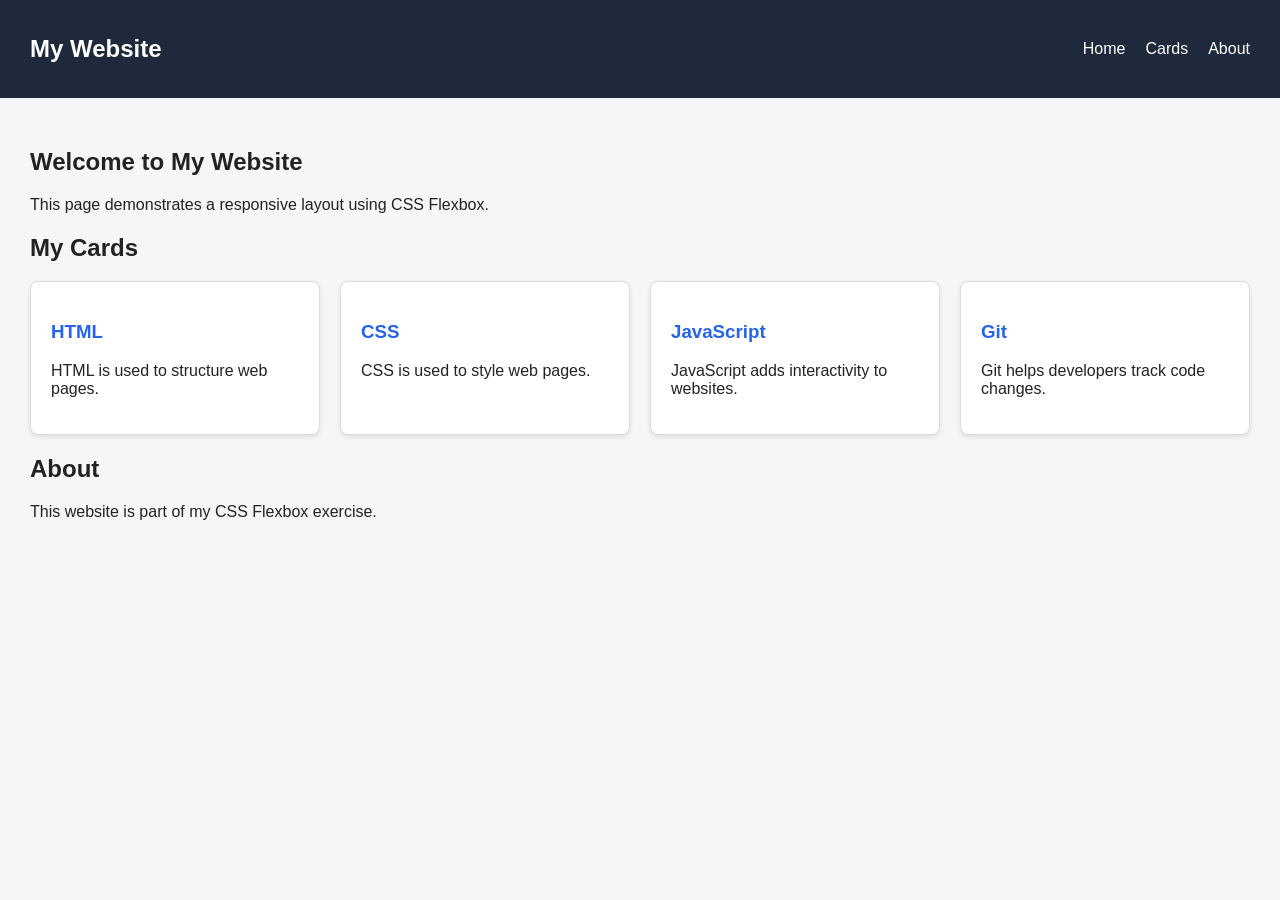
<file: ex00/index.html>
<!DOCTYPE html>
<html lang="en">

<head>
    <meta charset="UTF-8">
    <meta name="viewport" content="width=device-width, initial-scale=1.0">
    <title>Flexbox Layout</title>
    <link rel="stylesheet" href="style.css">
</head>

<body>

    <nav class="nav-container">
        <h1>My Website</h1>

        <div class="nav-links">
            <a href="#home">Home</a>
            <a href="#cards">Cards</a>
            <a href="#about">About</a>
        </div>
    </nav>

    <main id="home">

        <h2>Welcome to My Website</h2>

        <p>
            This page demonstrates a responsive layout using CSS Flexbox.
        </p>

        <section id="cards">
            <h2>My Cards</h2>

            <div class="card-container">

                <article class="card">
                    <h3>HTML</h3>
                    <p>HTML is used to structure web pages.</p>
                </article>

                <article class="card">
                    <h3>CSS</h3>
                    <p>CSS is used to style web pages.</p>
                </article>

                <article class="card">
                    <h3>JavaScript</h3>
                    <p>JavaScript adds interactivity to websites.</p>
                </article>

                <article class="card">
                    <h3>Git</h3>
                    <p>Git helps developers track code changes.</p>
                </article>

            </div>
        </section>

        <section id="about">
            <h2>About</h2>
            <p>This website is part of my CSS Flexbox exercise.</p>
        </section>

    </main>

</body>
</html>
</file>
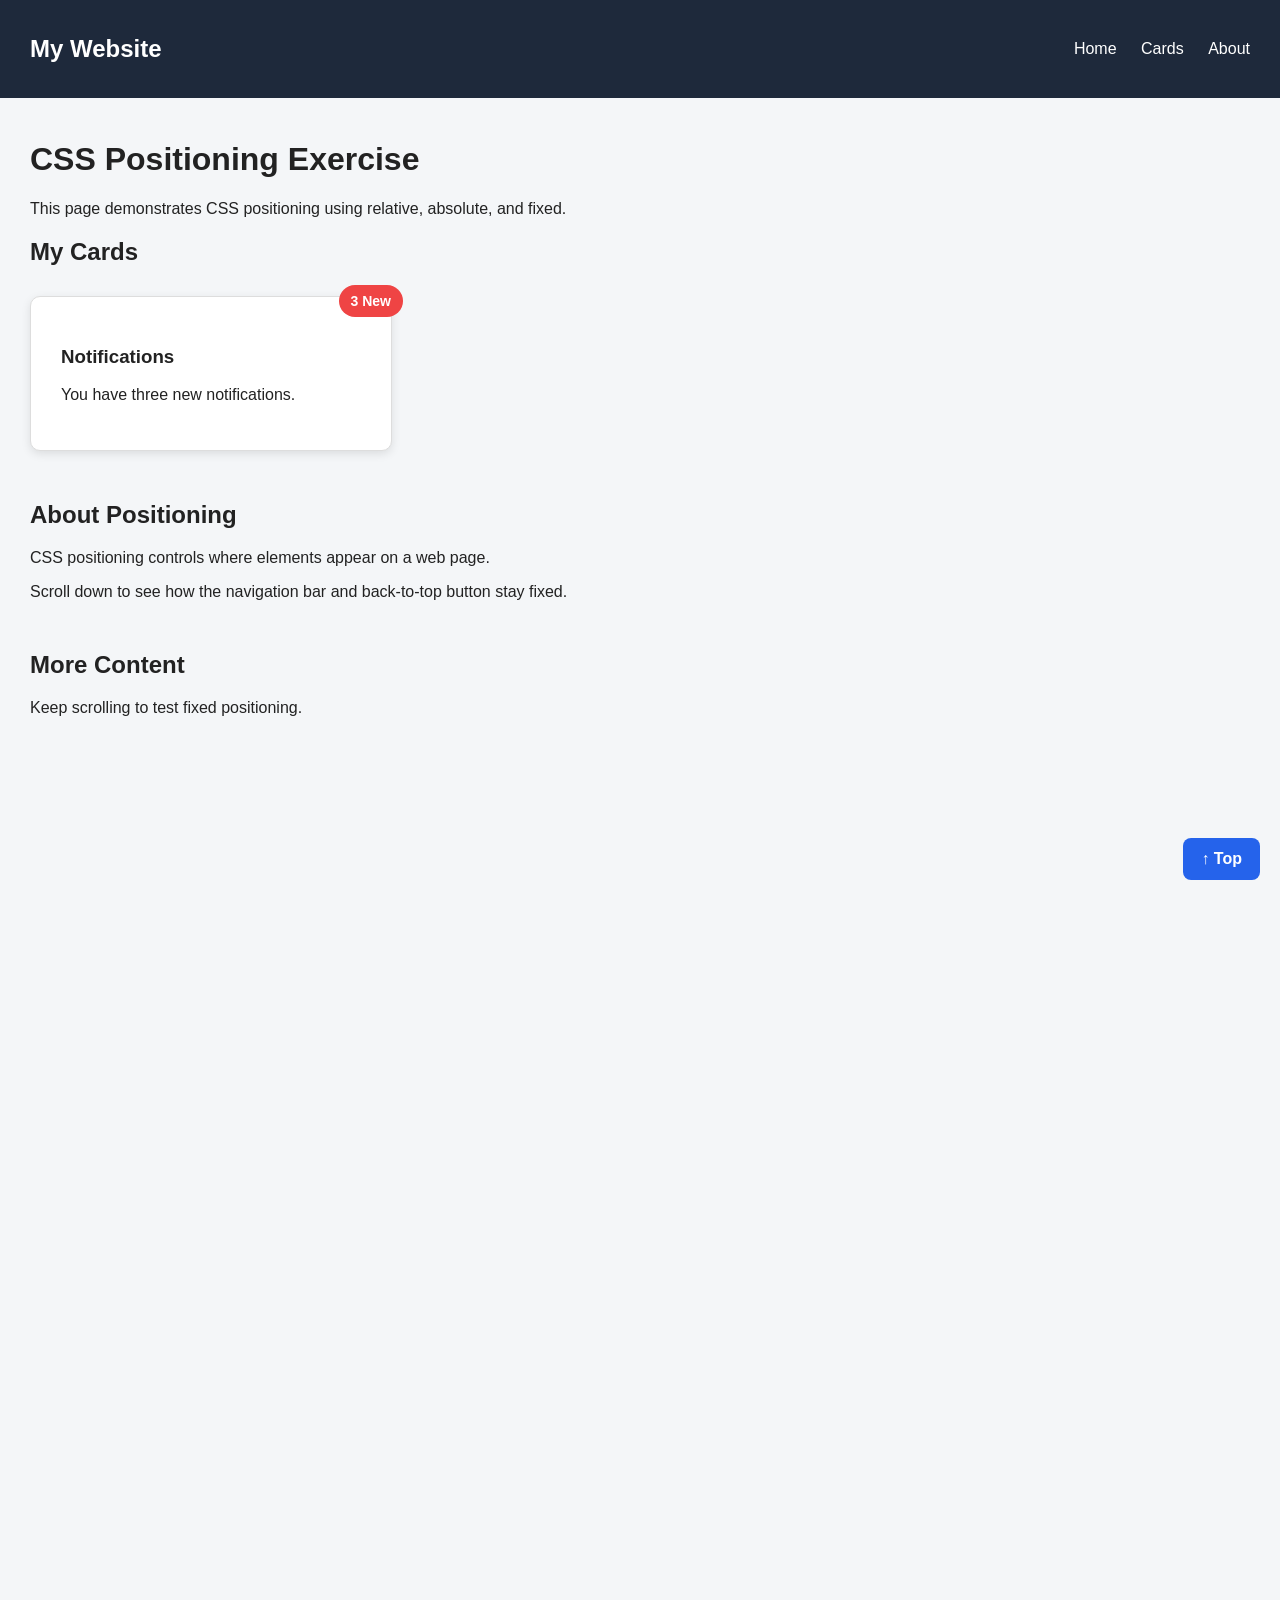
<file: ex01/index.html>
<!DOCTYPE html>
<html lang="en">

<head>
    <meta charset="UTF-8">
    <meta name="viewport" content="width=device-width, initial-scale=1.0">
    <title>CSS Positioning</title>
    <link rel="stylesheet" href="style.css">
</head>

<body id="top">

    <nav class="navbar">
        <h2>My Website</h2>

        <div>
            <a href="#home">Home</a>
            <a href="#cards">Cards</a>
            <a href="#about">About</a>
        </div>
    </nav>

    <main id="home">

        <h1>CSS Positioning Exercise</h1>

        <p>
            This page demonstrates CSS positioning
            using relative, absolute, and fixed.
        </p>

        <section id="cards">
            <h2>My Cards</h2>

            <div class="card-container">

                <span class="badge">3 New</span>

                <h3>Notifications</h3>

                <p>
                    You have three new notifications.
                </p>

            </div>
        </section>

        <section id="about">
            <h2>About Positioning</h2>

            <p>
                CSS positioning controls where elements
                appear on a web page.
            </p>

            <p>
                Scroll down to see how the navigation bar
                and back-to-top button stay fixed.
            </p>
        </section>

        <section class="extra-content">
            <h2>More Content</h2>

            <p>Keep scrolling to test fixed positioning.</p>
        </section>

    </main>

    <a href="#top" class="back-to-top">↑ Top</a>

</body>
</html>
</file>
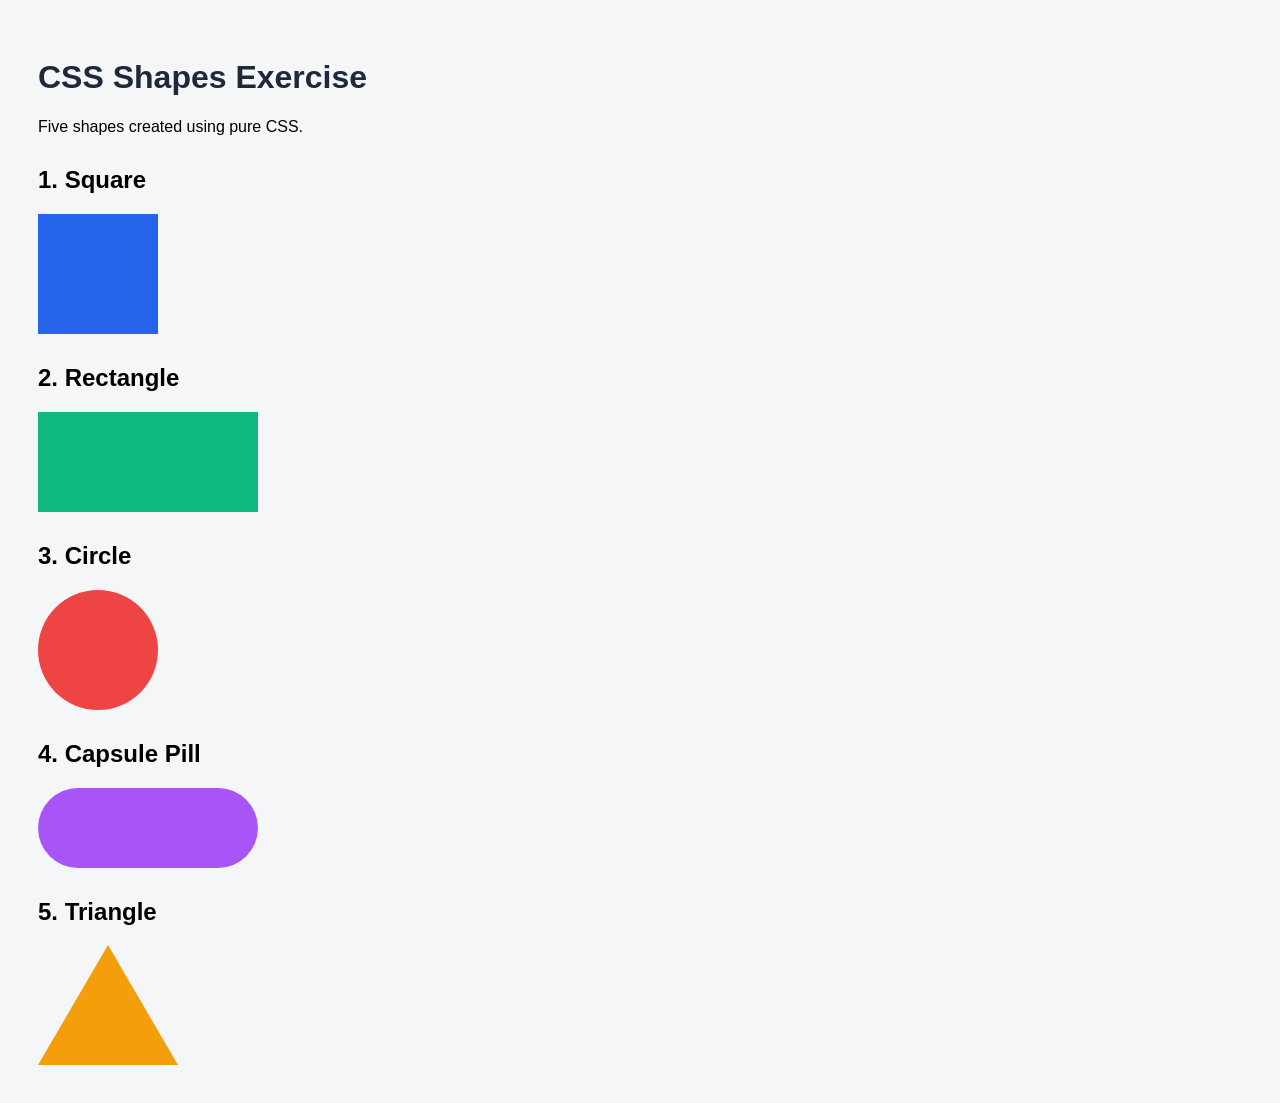
<file: ex02/index.html>
<!DOCTYPE html>
<html lang="en">
<head>
    <meta charset="UTF-8">
    <meta name="viewport" content="width=device-width, initial-scale=1.0">
    <title>CSS Shapes</title>
    <link rel="stylesheet" href="style.css">
</head>
<body>

    <h1>CSS Shapes Exercise</h1>
    <p>Five shapes created using pure CSS.</p>

    <h2>1. Square</h2>
    <div class="square"></div>

    <h2>2. Rectangle</h2>
    <div class="rectangle"></div>

    <h2>3. Circle</h2>
    <div class="circle"></div>

    <h2>4. Capsule Pill</h2>
    <div class="capsule"></div>

    <h2>5. Triangle</h2>
    <div class="triangle"></div>

</body>
</html>
</file>
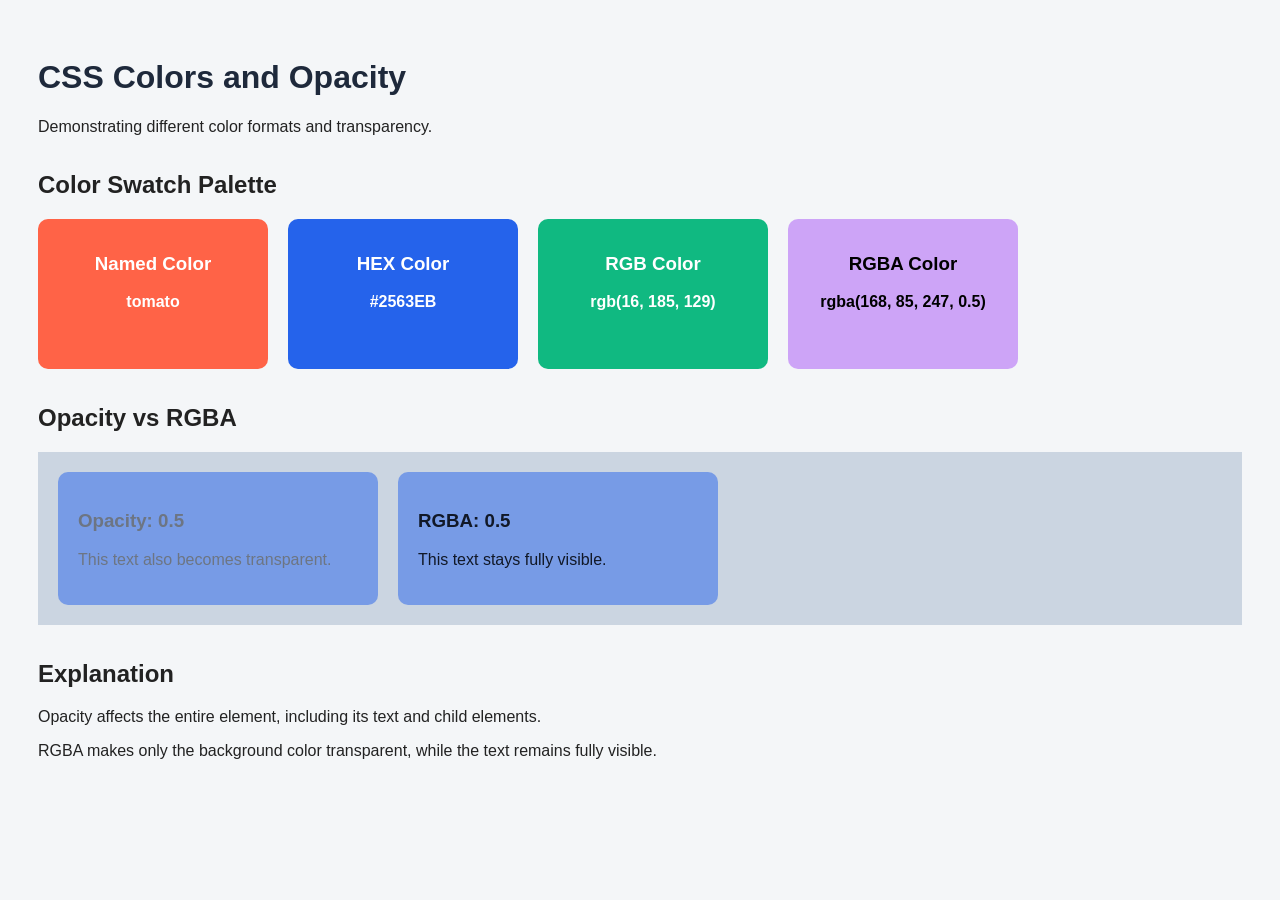
<file: ex03/index.html>
<!DOCTYPE html>
<html lang="en">
<head>
    <meta charset="UTF-8">
    <meta name="viewport" content="width=device-width, initial-scale=1.0">
    <title>Colors and Opacity</title>
    <link rel="stylesheet" href="style.css">
</head>
<body>

    <h1>CSS Colors and Opacity</h1>
    <p>Demonstrating different color formats and transparency.</p>

    <h2>Color Swatch Palette</h2>

    <div class="palette">
        <div class="swatch named">
            <h3>Named Color</h3>
            <p>tomato</p>
        </div>

        <div class="swatch hex">
            <h3>HEX Color</h3>
            <p>#2563EB</p>
        </div>

        <div class="swatch rgb">
            <h3>RGB Color</h3>
            <p>rgb(16, 185, 129)</p>
        </div>

        <div class="swatch rgba">
            <h3>RGBA Color</h3>
            <p>rgba(168, 85, 247, 0.5)</p>
        </div>
    </div>

    <h2>Opacity vs RGBA</h2>

    <div class="comparison">
        <div class="example opacity-box">
            <h3>Opacity: 0.5</h3>
            <p>This text also becomes transparent.</p>
        </div>

        <div class="example rgba-box">
            <h3>RGBA: 0.5</h3>
            <p>This text stays fully visible.</p>
        </div>
    </div>

    <h2>Explanation</h2>

    <p>
        Opacity affects the entire element, including
        its text and child elements.
    </p>

    <p>
        RGBA makes only the background color transparent,
        while the text remains fully visible.
    </p>

</body>
</html>
</file>
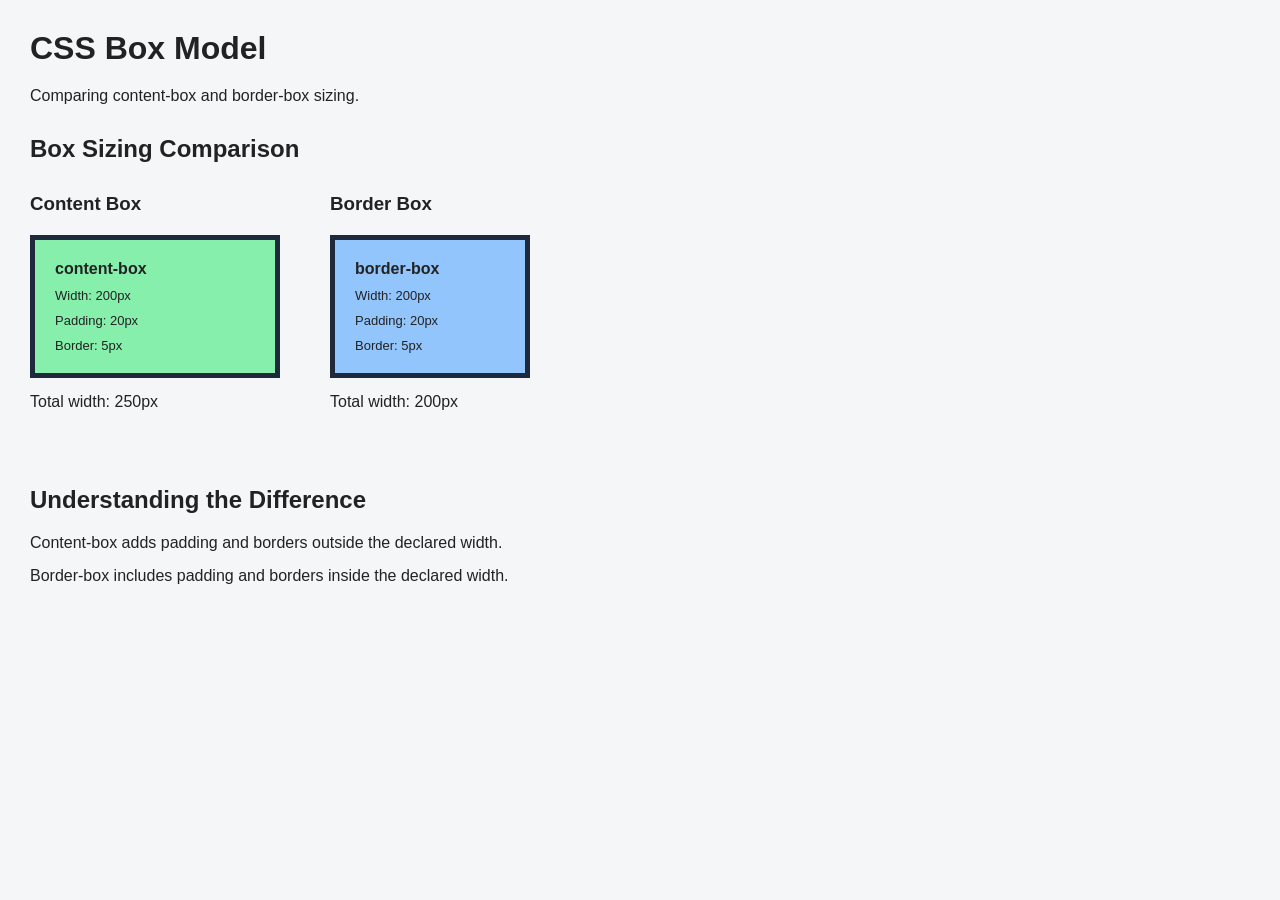
<file: ex04/index.html>
<!DOCTYPE html>
<html lang="en">
<head>
    <meta charset="UTF-8">
    <meta name="viewport" content="width=device-width, initial-scale=1.0">
    <title>CSS Box Model</title>
    <link rel="stylesheet" href="style.css">
</head>
<body>

    <h1>CSS Box Model</h1>

    <p>
        Comparing content-box and border-box sizing.
    </p>

    <h2>Box Sizing Comparison</h2>

    <div class="comparison">

        <div class="box-wrapper">
            <h3>Content Box</h3>

            <div class="box content-box">
                <strong>content-box</strong>
                <p>Width: 200px</p>
                <p>Padding: 20px</p>
                <p>Border: 5px</p>
            </div>

            <p>Total width: 250px</p>
        </div>

        <div class="box-wrapper">
            <h3>Border Box</h3>

            <div class="box border-box">
                <strong>border-box</strong>
                <p>Width: 200px</p>
                <p>Padding: 20px</p>
                <p>Border: 5px</p>
            </div>

            <p>Total width: 200px</p>
        </div>

    </div>

    <h2>Understanding the Difference</h2>

    <p>
        Content-box adds padding and borders outside
        the declared width.
    </p>

    <p>
        Border-box includes padding and borders
        inside the declared width.
    </p>

</body>
</html>
</file>
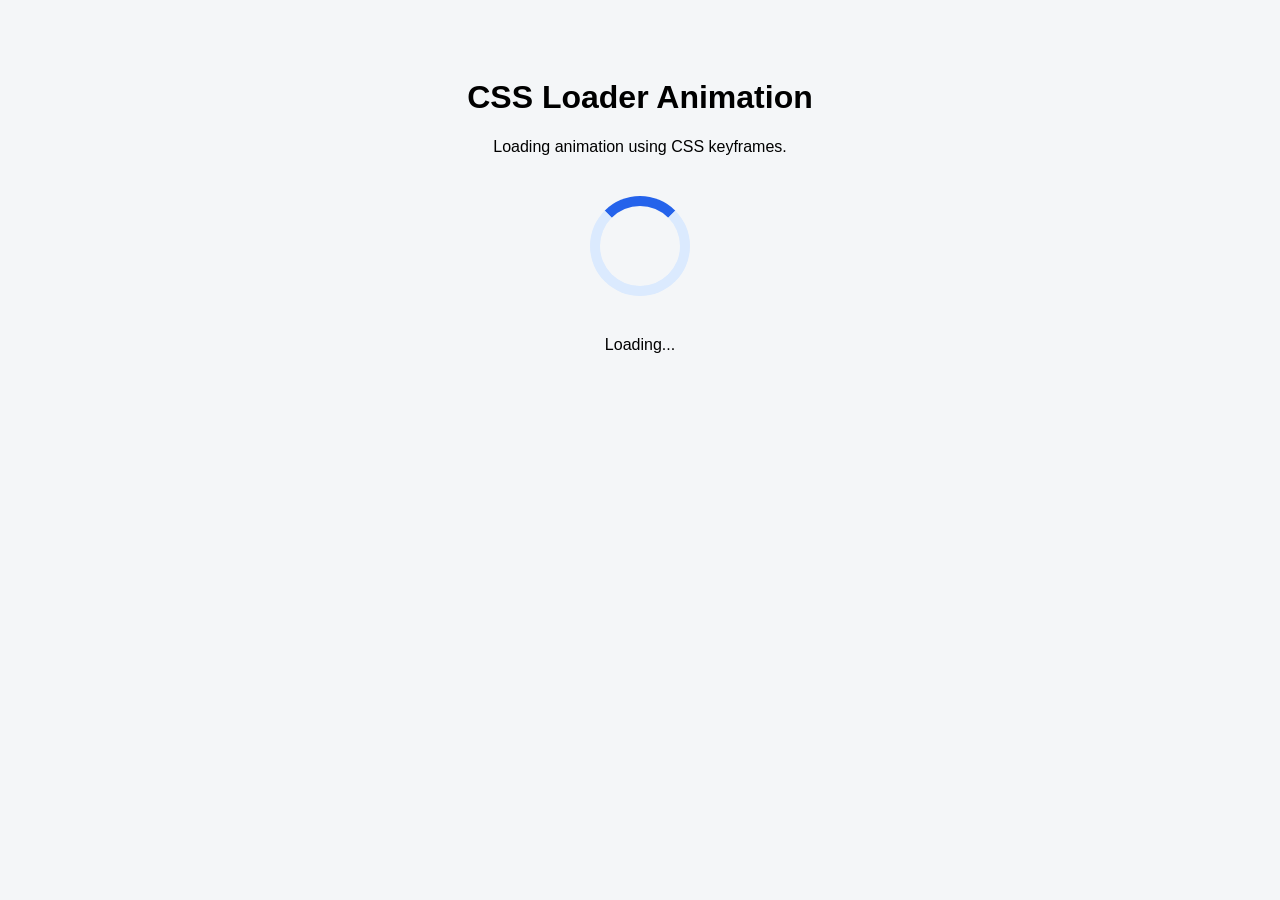
<file: ex05-bonus/index.html>
<!DOCTYPE html>
<html lang="en">
<head>
    <meta charset="UTF-8">
    <meta name="viewport" content="width=device-width, initial-scale=1.0">
    <title>CSS Loader Animation</title>
    <link rel="stylesheet" href="style.css">
</head>
<body>

    <h1>CSS Loader Animation</h1>
    <p>Loading animation using CSS keyframes.</p>

    <div class="loader"></div>

    <p>Loading...</p>

</body>
</html>
</file>
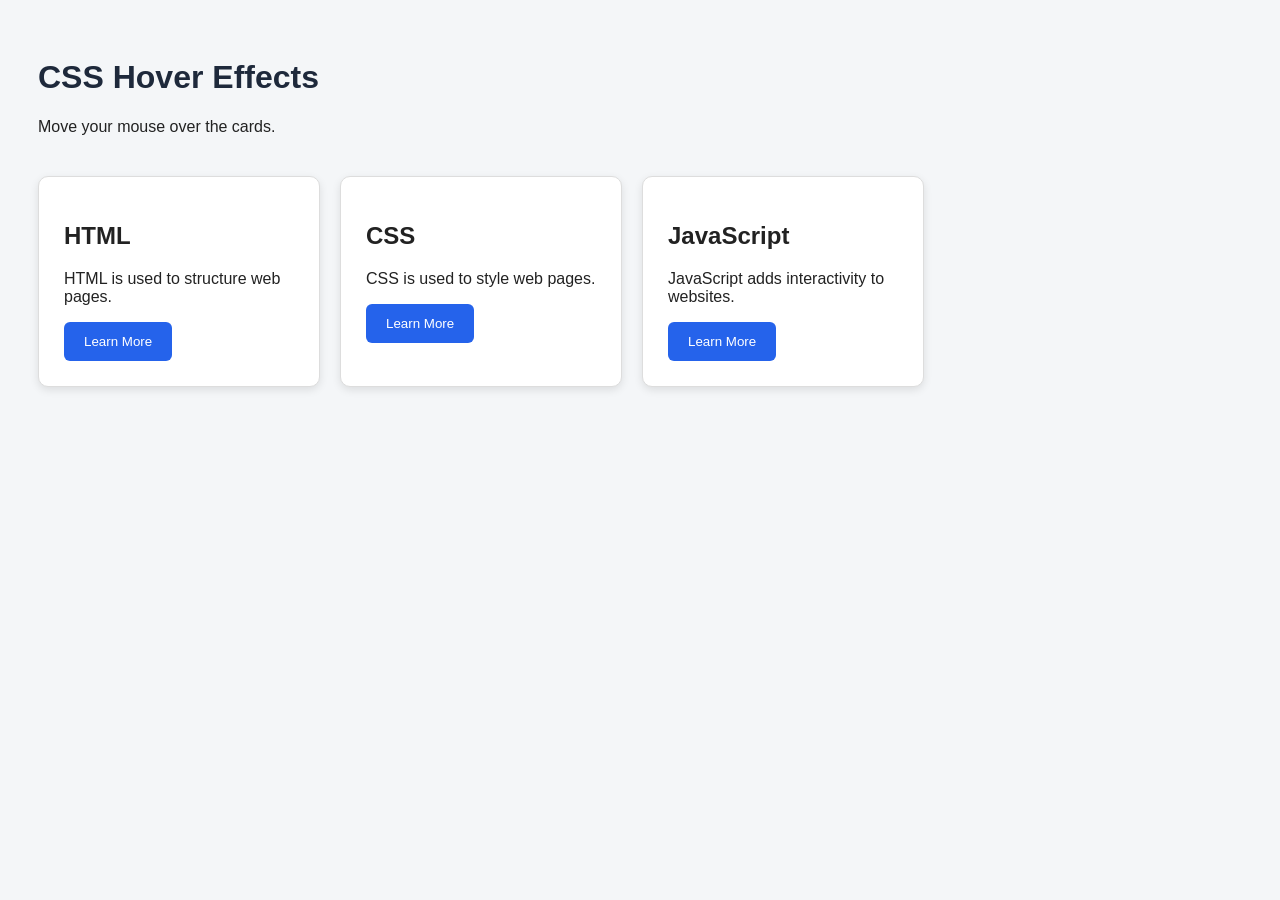
<file: ex06-bonus/index.html>
<!DOCTYPE html>
<html lang="en">
<head>
    <meta charset="UTF-8">
    <meta name="viewport" content="width=device-width, initial-scale=1.0">
    <title>CSS Hover Transitions</title>
    <link rel="stylesheet" href="style.css">
</head>
<body>

    <h1>CSS Hover Effects</h1>

    <p>Move your mouse over the cards.</p>

    <div class="card-container">

        <div class="card">
            <h2>HTML</h2>
            <p>HTML is used to structure web pages.</p>
            <button type="button">Learn More</button>
        </div>

        <div class="card">
            <h2>CSS</h2>
            <p>CSS is used to style web pages.</p>
            <button type="button">Learn More</button>
        </div>

        <div class="card">
            <h2>JavaScript</h2>
            <p>JavaScript adds interactivity to websites.</p>
            <button type="button">Learn More</button>
        </div>

    </div>

</body>
</html>
</file>
<file: ex00/style.css>
/* General Page Style */

body {
    margin: 0;
    font-family: Arial, sans-serif;
    background-color: #f4f6f8;
    color: #222;
}

/* Navigation Bar */

.nav-container {
    display: flex;
    justify-content: space-between;
    align-items: center;
    gap: 20px;
    padding: 15px 30px;
    background-color: #1e293b;
    color: white;
}

.nav-links {
    display: flex;
    gap: 20px;
}

.nav-links a {
    color: white;
    text-decoration: none;
}

/* Main Content */

main {
    padding: 30px;
}

/* Flexbox Card Grid */

.card-container {
    display: flex;
    flex-direction: row;
    flex-wrap: wrap;
    gap: 20px;
}

/* Individual Cards */

.card {
    flex: 1 1 220px;
    padding: 20px;
    background-color: white;
    border: 1px solid #ddd;
    border-radius: 8px;
    box-shadow: 0 2px 5px rgba(0, 0, 0, 0.1);
}

.card h3 {
    color: #2563eb;
}

/* Responsive Navigation */

@media (max-width: 600px) {
    .nav-container {
        flex-direction: column;
    }

    .nav-links {
        flex-wrap: wrap;
        justify-content: center;
    }

    main {
        padding: 15px;
    }
}
</file>
<file: ex01/style.css>
/* General Style */

html {
    scroll-behavior: smooth;
}

body {
    margin: 0;
    font-family: Arial, sans-serif;
    background-color: #f4f6f8;
    color: #222;
}

/* Fixed Navigation Bar */

.navbar {
    position: fixed;
    top: 0;
    left: 0;
    right: 0;
    z-index: 1000;

    background-color: #1e293b;
    color: white;
    padding: 15px 30px;

    display: flex;
    justify-content: space-between;
    align-items: center;
}

.navbar a {
    color: white;
    text-decoration: none;
    margin-left: 20px;
}

/* Main Content */

main {
    padding: 120px 30px 30px;
}

/* Relative Card */

.card-container {
    position: relative;

    width: 300px;
    max-width: 100%;
    padding: 30px;
    margin-top: 30px;

    background-color: white;
    border: 1px solid #ddd;
    border-radius: 10px;
    box-shadow: 0 3px 10px rgba(0, 0, 0, 0.1);
}

/* Absolute Badge */

.badge {
    position: absolute;
    top: -12px;
    right: -12px;
    z-index: 10;

    background-color: #ef4444;
    color: white;
    padding: 8px 12px;
    border-radius: 20px;
    font-size: 14px;
    font-weight: bold;
}

/* Additional Sections */

section {
    margin-bottom: 50px;
}

.extra-content {
    min-height: 900px;
}

/* Fixed Back-to-Top Button */

.back-to-top {
    position: fixed;
    bottom: 20px;
    right: 20px;
    z-index: 1001;

    background-color: #2563eb;
    color: white;
    padding: 12px 18px;
    border-radius: 8px;
    text-decoration: none;
    font-weight: bold;
}
</file>
<file: ex02/style.css>
/* Page Style */

body {
    font-family: Arial, sans-serif;
    background-color: #f4f6f8;
    padding: 30px;
}

h1 {
    color: #1e293b;
}

h2 {
    margin-top: 30px;
}

/* 1. Square */

.square {
    width: 120px;
    height: 120px;
    background-color: #2563eb;
}

/* 2. Rectangle */

.rectangle {
    width: 220px;
    height: 100px;
    background-color: #10b981;
}

/* 3. Perfect Circle */

.circle {
    width: 120px;
    height: 120px;
    background-color: #ef4444;
    border-radius: 50%;
}

/* 4. Capsule Pill */

.capsule {
    width: 220px;
    height: 80px;
    background-color: #a855f7;
    border-radius: 999px;
}

/* 5. CSS Triangle */

.triangle {
    width: 0;
    height: 0;
    border-left: 70px solid transparent;
    border-right: 70px solid transparent;
    border-bottom: 120px solid #f59e0b;
}
</file>
<file: ex03/style.css>
/* General Page Style */

body {
    font-family: Arial, sans-serif;
    background-color: #f4f6f8;
    color: #222222;
    padding: 30px;
}

h1 {
    color: #1e293b;
}

h2 {
    margin-top: 35px;
}

/* Color Swatch Palette */

.palette {
    display: flex;
    flex-wrap: wrap;
    gap: 20px;
}

.swatch {
    width: 200px;
    height: 120px;
    padding: 15px;
    border-radius: 10px;
    text-align: center;
    font-weight: bold;
    color: white;
}

/* Named Color */

.named {
    background-color: tomato;
}

/* HEX Color */

.hex {
    background-color: #2563EB;
}

/* RGB Color */

.rgb {
    background-color: rgb(16, 185, 129);
}

/* RGBA Color */

.rgba {
    background-color: rgba(168, 85, 247, 0.5);
    color: black;
}

/* Opacity Comparison */

.comparison {
    display: flex;
    flex-wrap: wrap;
    gap: 20px;
    padding: 20px;
    background-color: #cbd5e1;
}

.example {
    width: 280px;
    padding: 20px;
    border-radius: 10px;
    color: #111827;
}

/* Opacity affects the whole element */

.opacity-box {
    background-color: rgb(37, 99, 235);
    opacity: 0.5;
}

/* RGBA affects only the background */

.rgba-box {
    background-color: rgba(37, 99, 235, 0.5);
}
</file>
<file: ex04/style.css>
/* Universal Reset */

*, *::before, *::after {
    margin: 0;
    padding: 0;
    box-sizing: border-box;
}

/* Page Style */

body {
    font-family: Arial, sans-serif;
    background-color: #f4f6f8;
    color: #222;
    padding: 30px;
}

h1, h2, h3 {
    margin-bottom: 20px;
}

h2 {
    margin-top: 30px;
}

p {
    margin-bottom: 15px;
}

/* Comparison Layout */

.comparison {
    display: flex;
    flex-wrap: wrap;
    gap: 50px;
    margin-top: 30px;
}

.box-wrapper {
    margin-bottom: 30px;
}

/* Shared Box Properties */

.box {
    width: 200px;
    padding: 20px;
    border: 5px solid #1e293b;
    margin: 15px 0;
    background-color: #93c5fd;
    overflow-wrap: anywhere;
}

.box p {
    margin-top: 10px;
    margin-bottom: 0;
    font-size: 13px;
}

/* Content Box */

.content-box {
    box-sizing: content-box;
    background-color: #86efac;
}

/* Border Box */

.border-box {
    box-sizing: border-box;
    background-color: #93c5fd;
}
</file>
<file: ex05-bonus/style.css>
body {
    font-family: Arial, sans-serif;
    background-color: #f4f6f8;
    text-align: center;
    padding: 50px;
}

.loader {
    width: 80px;
    height: 80px;
    border: 10px solid #dbeafe;
    border-top: 10px solid #2563eb;
    border-radius: 50%;
    margin: 40px auto;

    animation-name: spin;
    animation-duration: 1s;
    animation-iteration-count: infinite;
    animation-timing-function: linear;
}

@keyframes spin {
    from {
        transform: rotate(0deg);
    }

    to {
        transform: rotate(360deg);
    }
}
</file>
<file: ex06-bonus/style.css>
body {
    font-family: Arial, sans-serif;
    background-color: #f4f6f8;
    color: #222;
    padding: 30px;
}

h1 {
    color: #1e293b;
}

.card-container {
    display: flex;
    flex-wrap: wrap;
    gap: 20px;
    margin-top: 40px;
}

.card {
    width: 230px;
    padding: 25px;
    background-color: white;
    border: 1px solid #ddd;
    border-radius: 10px;
    box-shadow: 0 3px 8px rgba(0, 0, 0, 0.1);

    transition: transform 0.3s ease,
                box-shadow 0.3s ease;
}

.card:hover {
    transform: translateY(-8px) scale(1.05);
    box-shadow: 0 10px 20px rgba(0, 0, 0, 0.2);
}

button {
    background-color: #2563eb;
    color: white;
    border: none;
    border-radius: 6px;
    padding: 12px 20px;
    cursor: pointer;

    transition: transform 0.3s ease,
                background-color 0.3s ease;
}

button:hover {
    transform: translateY(-8px) scale(1.05);
    background-color: #1d4ed8;
}
</file>
